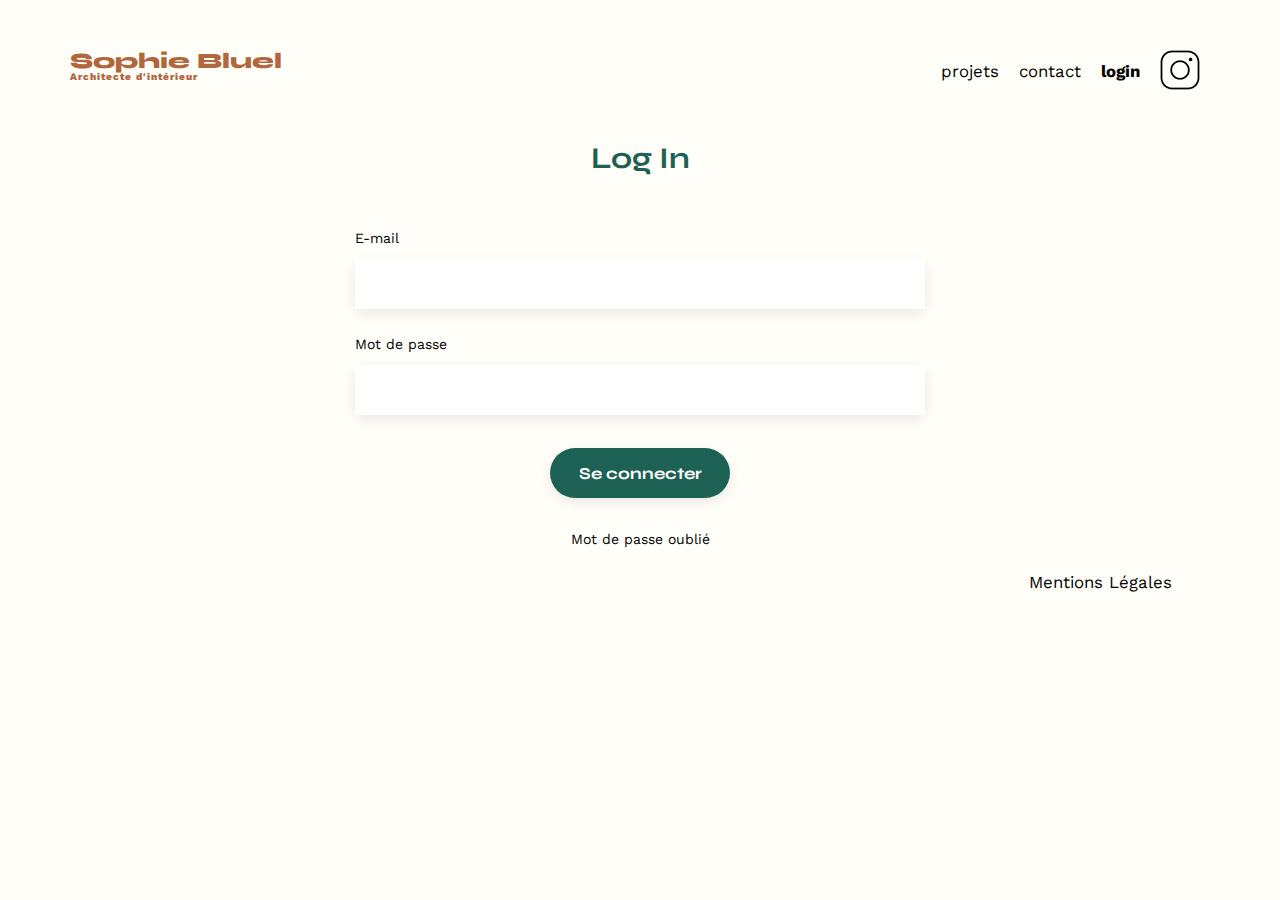
<file: FrontEnd/login.html>
<!DOCTYPE html>
<html lang="fr">

<head>
    <meta charset="UTF-8">
    <title>Sophie Bluel - Architecte d'intérieur</title>
    <meta name="viewport" content="width=device-width, initial-scale=1.0">
    <link rel="preconnect" href="https://fonts.googleapis.com">
    <link rel="preconnect" href="https://fonts.gstatic.com" crossorigin>
    <link href="https://fonts.googleapis.com/css2?family=Syne:wght@700;800&family=Work+Sans&display=swap"
        rel="stylesheet">
    <meta name="description" content="">
    <link rel="stylesheet" href="./assets/style.css">
    <link rel="shortcut icon" href="../FrontEnd/assets/icons/favicon.ico" type="image/x-icon">
    <script src="../FrontEnd/js/login.js" defer></script>
</head>

<body>
    <header>
        <h1>Sophie Bluel <span>Architecte d'intérieur</span></h1>
        <nav>
            <ul>
                <li><a href="index.html">projets</a></li>
                <li><a href="index.html#contact">contact</a></li>
                <li><a href="login.html" class="bold-link">login</a></li>
                <li><img src="./assets/icons/instagram.png" alt="Instagram"></li>
            </ul>
        </nav>
    </header>
    <main>
        <!-- /*** Login form ***/ -->
        <section id="login">
            <h2>Log In</h2>
            <form id="loginForm" action="#" method="post">
                <label for="email">E-mail</label>
                <input type="email" name="email" id="email" required>

                <label for="password">Mot de passe</label>
                <input type="password" name="password" id="password" required>

                <input type="submit" value="Se connecter">
            </form>
            <div><a href="#" class="forgot-password">Mot de passe oublié</a></div>
            <div id="error-message" style="color: red;"></div>
        </section>
    </main>

    <footer>
        <nav>
            <ul>
                <li>Mentions Légales</li>
            </ul>
        </nav>
    </footer>
</body>

</html>
</file>
<file: FrontEnd/assets/style.css>
/* http://meyerweb.com/eric/tools/css/reset/
   v2.0 | 20110126
   License: none (public domain)
*/

html, body, div, span, applet, object, iframe,
h1, h2, h3, h4, h5, h6, p, blockquote, pre,
a, abbr, acronym, address, big, cite, code,
del, dfn, em, img, ins, kbd, q, s, samp,
small, strike, strong, sub, sup, tt, var,
b, u, i, center,
dl, dt, dd, ol, ul, li,
fieldset, form, label, legend,
table, caption, tbody, tfoot, thead, tr, th, td,
article, aside, canvas, details, embed,
figure, figcaption, footer, header, hgroup,
menu, nav, output, ruby, section, summary,
time, mark, audio, video {
	margin: 0;
	padding: 0;
	border: 0;
	font-size: 100%;
	font: inherit;
	vertical-align: baseline;
}
/* HTML5 display-role reset for older browsers */
article, aside, details, figcaption, figure,
footer, header, hgroup, menu, nav, section {
	display: block;
}
body {
	line-height: 1;
}
ol, ul {
	list-style: none;
}
blockquote, q {
	quotes: none;
}
blockquote:before, blockquote:after,
q:before, q:after {
	content: '';
	content: none;
}
table {
	border-collapse: collapse;
	border-spacing: 0;
}
/** end reset css**/

/* Global settings */
body {
	max-width: 1140px;
	margin:auto;
	font-family: 'Work Sans' ;
	font-size: 14px;
	background-color: #FFFEF8;
}
header {
	display: flex;
	justify-content: space-between;
	margin: 50px 0
}
section {
	margin: 50px 0
}

a{
	text-decoration: none;
	color: inherit;
}

h1{
	display: flex;
	flex-direction: column;
	font-family: 'Syne';
	font-size: 22px;
	font-weight: 800;
	color: #B1663C
}

h1 > span {
	font-family: 'Work Sans';
	font-size:10px;
	letter-spacing: 0.1em;
}

h2{
	font-family: 'Syne';
	font-weight: 700;
	font-size: 30px;
	color: #1D6154
}
nav ul {
	display: flex;
	align-items: center;
	list-style-type: none;
}
nav li {
	padding: 0 10px;
	font-size: 1.2em;
}

li:hover {
	color: #B1663C;
}
#introduction {
	display: flex;
	align-items: center;
}
#introduction figure {
	flex: 1
}
#introduction img {
	display: block;
	margin: auto;
	width: 80%;
}

#introduction article {
	flex: 1
}
#introduction h2 {
	margin-bottom: 1em;
}

#introduction p {
	margin-bottom: 0.5em;
}
#portfolio h2 {
	text-align: center;
	margin-bottom: 1em;
}
.gallery {
	width: 100%;
	display: grid;
	grid-template-columns: 1fr 1fr 1fr;
	grid-column-gap: 20px;
	grid-row-gap: 20px;
}

.gallery img {
	width: 100%;
}
#contact,#login{
	width: 50%;
margin: auto;
}
#contact > *, #login >*,#input-modale >*{
	text-align: center;
}
#contact h2, #login h2, #input-modale h2{
	margin-bottom: 20px;
}
#contact form, #login form, #input-modale form{
	text-align: left;
	margin-top:30px;
	display: flex;
	flex-direction: column;
}

#contact input, #login input, #input-modale input{
	height: 50px;
	font-size: 1.2em;
	border: none;
	box-shadow: 0px 4px 14px rgba(0, 0, 0, 0.09);
}
#contact label, #login label, #input-modale label{
	margin: 2em 0 1em 0;
}
#contact textarea, #login textarea, #input-modale textarea{
	border: none;
	box-shadow: 0px 4px 14px rgba(0, 0, 0, 0.09);
}
#login .forgot-password {
    text-align: center;
}
input[type="submit"]{
	font-family: 'Syne';
	font-weight: 700;
	color: white;
	background-color: #1D6154;
	margin : 2em auto ;
	width: 180px;
	text-align: center;
	border-radius: 60px ;
}

footer nav ul {
	display: flex;
	justify-content: flex-end;
	margin: 2em
}

/* login Bold when user on login.html */
.bold-link{
	font-weight: bold;
}

/* ........Filters.........*/

#filters{
	display: flex;
	justify-content: center;
	margin: 50px 0;
}

#filters button {
	font-family: 'Syne';
	font-weight: 700;
	color: #1D6154;
	background-color: transparent;
	border: 2px solid #1D6154;
	margin: 0 10px;
	padding: 10px 20px;
	border-radius: 60px;
	cursor: pointer;
	transition: background-color 0.3s, color 0.3s;
  }
  
  #filters button.active {
	background-color: #1D6154;
	color: white;
  }
  
  #filters button:hover {
	background-color: #1D6154;
	color: white;
  }

/*  Style "modifier" to have access to the modal when icon is clicked */
#projets-container {
    display: flex;
    align-items: center;
    justify-content: center;
    gap: 10px;
    margin: 0 auto; 
}

#projets-container h2 {
    margin: 0 25px;
}

#projets-container a {
    display: flex;
    align-items: center;
}

#projets-container a i {
    margin-right: 10px;
    font-size: 18px;
}

  /* ......MODAL...... */

/*Global settings*/
* {
	box-sizing: border-box;
}
#edit-link {
    display: none;
}

/* Black top-bar settings*/
.top-bar {
    display: flex;
    align-items: center;
    justify-content: center;
    width: 100%;
    background-color: black;
    color: white;
    padding: 10px;
    position: fixed;
    top: 0;
    left: 0;
    z-index: 1000;
}

.top-bar span {
    display: flex;
    align-items: center;
    font-size: 1em;
}

.top-bar i {
    margin-right: 10px;
}

/* Modal settings */
.modal {
    position: fixed;
    top: 0;
    left: 0;
    width: 100%;
    height: 100%;
    background: rgba(0, 0, 0, 0.5);
    display: flex;
    align-items: center;
    justify-content: center;
    z-index: 1000;
}

.modal-wrapper {
    text-align: center;
    width: 90%;
    max-width: 630px;
    margin: auto;
    background-color: white;
    padding: 20px;
    border-radius: 10px;
    max-height: 87%;
    height: auto;
    overflow-y: auto;
}

.js-modal-stop {
    position: relative;
}

.js-modal-close i {
    display: flex;
    flex-direction: row-reverse;
	cursor: pointer;
}

/* Display modal gallery settings*/
.modal-gallery {
	margin: 20px 62px 0 62px;
    display: flex;
    flex-wrap: wrap;
    gap: 10px; /* Espacement entre les éléments */
    padding: 20px;
    overflow: hidden; /* Empêche les éléments de déborder de la galerie */
}

/*Button to get access to the second modal*/
.add-photo-button {
    font-family: 'Syne';
    font-weight: 700;
    color: #ffffff;
    background: #1D6154;
    border: 2px solid #1D6154;
    margin: 0 10px;
    padding: 10px 20px;
    border-radius: 60px;
    cursor: pointer;
}


/* Trash icon to delete project */
.img-container {
	position: relative;
	display: inline-block;
  }
  
  .img-container img {
	width: 77px;
	height: auto;
	display: block;
	margin-bottom: 20px;
  }
  
  .trash-icon {
	position: absolute;
	top: 5px;
	right: 5px;
	color: white;
	background-color: black;
	padding: 6px;
	border-radius:5px;
	cursor: pointer;
	z-index: 10;
  }

  .js-modal-back{
display: flex;
}

/* Form settings */
#input-modale{
	width: 75%;
margin: auto;
}

#input-modale select{
	height: 50px;
	font-size: 1.2em;
	border: none;
	box-shadow: 0px 4px 14px rgba(0, 0, 0, 0.09);
	margin-bottom: 50px;
}

/* Visualization of selected picture by user */
.fenetre-ajout{
	display: flex;
	flex-direction: column;
	align-content: center;
	width: 100%;
	padding: 20px 200px;
	background: #E8F1F6;
}
.fenetre-ajout p{
	margin-top: 15px;
}

.fenetre-ajout {
    margin-top: 20px;
}

.fenetre-ajout img {
    width: 100px;
    height: auto;
    margin-bottom: 20px;
}

.fenetre-ajout input[type="file"] {
    display: none;
}

.fenetre-ajout label {
    display: inline-block;
    padding: 10px 20px;
    background-color: #e0e0e0;
    border-radius: 20px;
    cursor: pointer;
}
.fenetre-ajout i{
	margin-bottom: 30px;
}

.hidden {
    display: none;
}

.large-icon {
    font-size: 70px;
    color: #B9C5CC;
}

/* Decoration line */
.line {
    border: 1px solid #B3B3B3;
    width: 75%;
    margin-bottom: 30px;
}

/* Button settings to send a projet */
.add-photo-button {
    font-family: 'Syne';
    font-weight: 700;
    color: #ffffff;
    background: #1D6154;
    border: 2px solid #1D6154;
    margin: 0 10px;
    padding: 10px 20px;
    border-radius: 60px;
    cursor: pointer;
}

/* Error message */
#title-error, #photo-error, #category-error {
	color: red;
	margin-top: 10px;
  }
</file>
